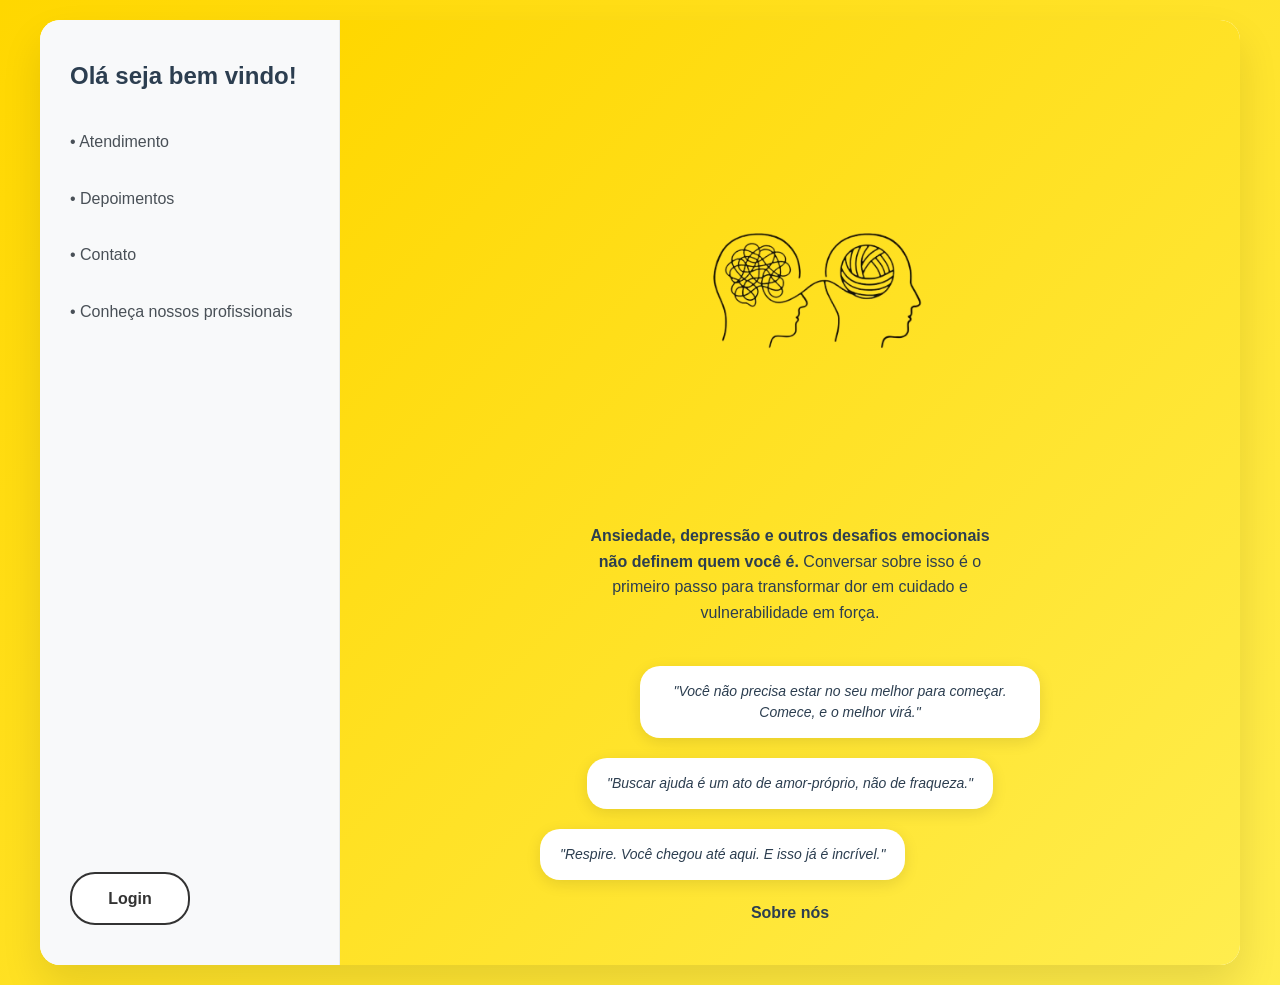
<file: equilibrio/index.html>
<!DOCTYPE html>
<html lang="pt-BR">
<head>
    <meta charset="UTF-8">
    <meta name="viewport" content="width=device-width, initial-scale=1.0">
    <title>Bem-vindo - Cuidado Emocional</title>
    <meta name="description" content="Transforme dor em cuidado e vulnerabilidade em força. Oferecemos atendimento psicológico especializado.">
    <link rel="stylesheet" href="css/estilos.css">
</head>
<body>
    <main class="pagina-principal">
        <div class="container-principal">
            <!-- Seção de Boas-vindas e Menu -->
            <aside class="painel-lateral">
                <div class="cabecalho-boas-vindas">
                    <h1 class="titulo-boas-vindas">Olá seja bem vindo!</h1>
                </div>
                
                <nav class="menu-navegacao">
                    <ul class="lista-menu">
                        <li class="item-menu">
                            <a href="atendimento.html" class="link-menu">• Atendimento</a>
                        </li>
                        <li class="item-menu">
                            <a href="depoimento.html" class="link-menu">• Depoimentos</a>
                        </li>
                        <li class="item-menu">
                            <a href="contato.html" class="link-menu">• Contato</a>
                        </li>
                        <li class="item-menu">
                            <a href="profissionais.html" class="link-menu">• Conheça nossos profissionais</a>
                        </li>
                    </ul>
                </nav>
                
                <div class="area-botao">
                    <a href="login.html" class="botao-login">Login</a>
                </div>
            </aside>

            <!-- Conteúdo Principal -->
            <section class="conteudo-principal">
                <div class="area-central">
                    <div class="ilustracao-container">
                        <img src="img/icon.png" alt="Ilustração de duas cabeças com engrenagens representando cuidado mental" class="ilustracao-cerebros">
                    </div>
                    
                    <div class="texto-principal">
                        <p class="descricao-servicos">
                            <strong>Ansiedade, depressão e outros desafios emocionais não definem quem você é.</strong> Conversar sobre isso é o primeiro passo para transformar dor em cuidado e vulnerabilidade em força.
                        </p>
                    </div>
                    
                    <div class="baloes-motivacionais">
                        <div class="balao-fala balao-1">
                            <p>"Você não precisa estar no seu melhor para começar. Comece, e o melhor virá."</p>
                        </div>
                        
                        <div class="balao-fala balao-2">
                            <p>"Buscar ajuda é um ato de amor-próprio, não de fraqueza."</p>
                        </div>
                        
                        <div class="balao-fala balao-3">
                            <p>"Respire. Você chegou até aqui. E isso já é incrível."</p>
                        </div>
                    </div>
                </div>
                
                <footer class="rodape-navegacao">
                    <a href="sobre.html" class="link-sobre">Sobre nós</a>
                </footer>
            </section>
        </div>
    </main>
</body>
</html>
</file>
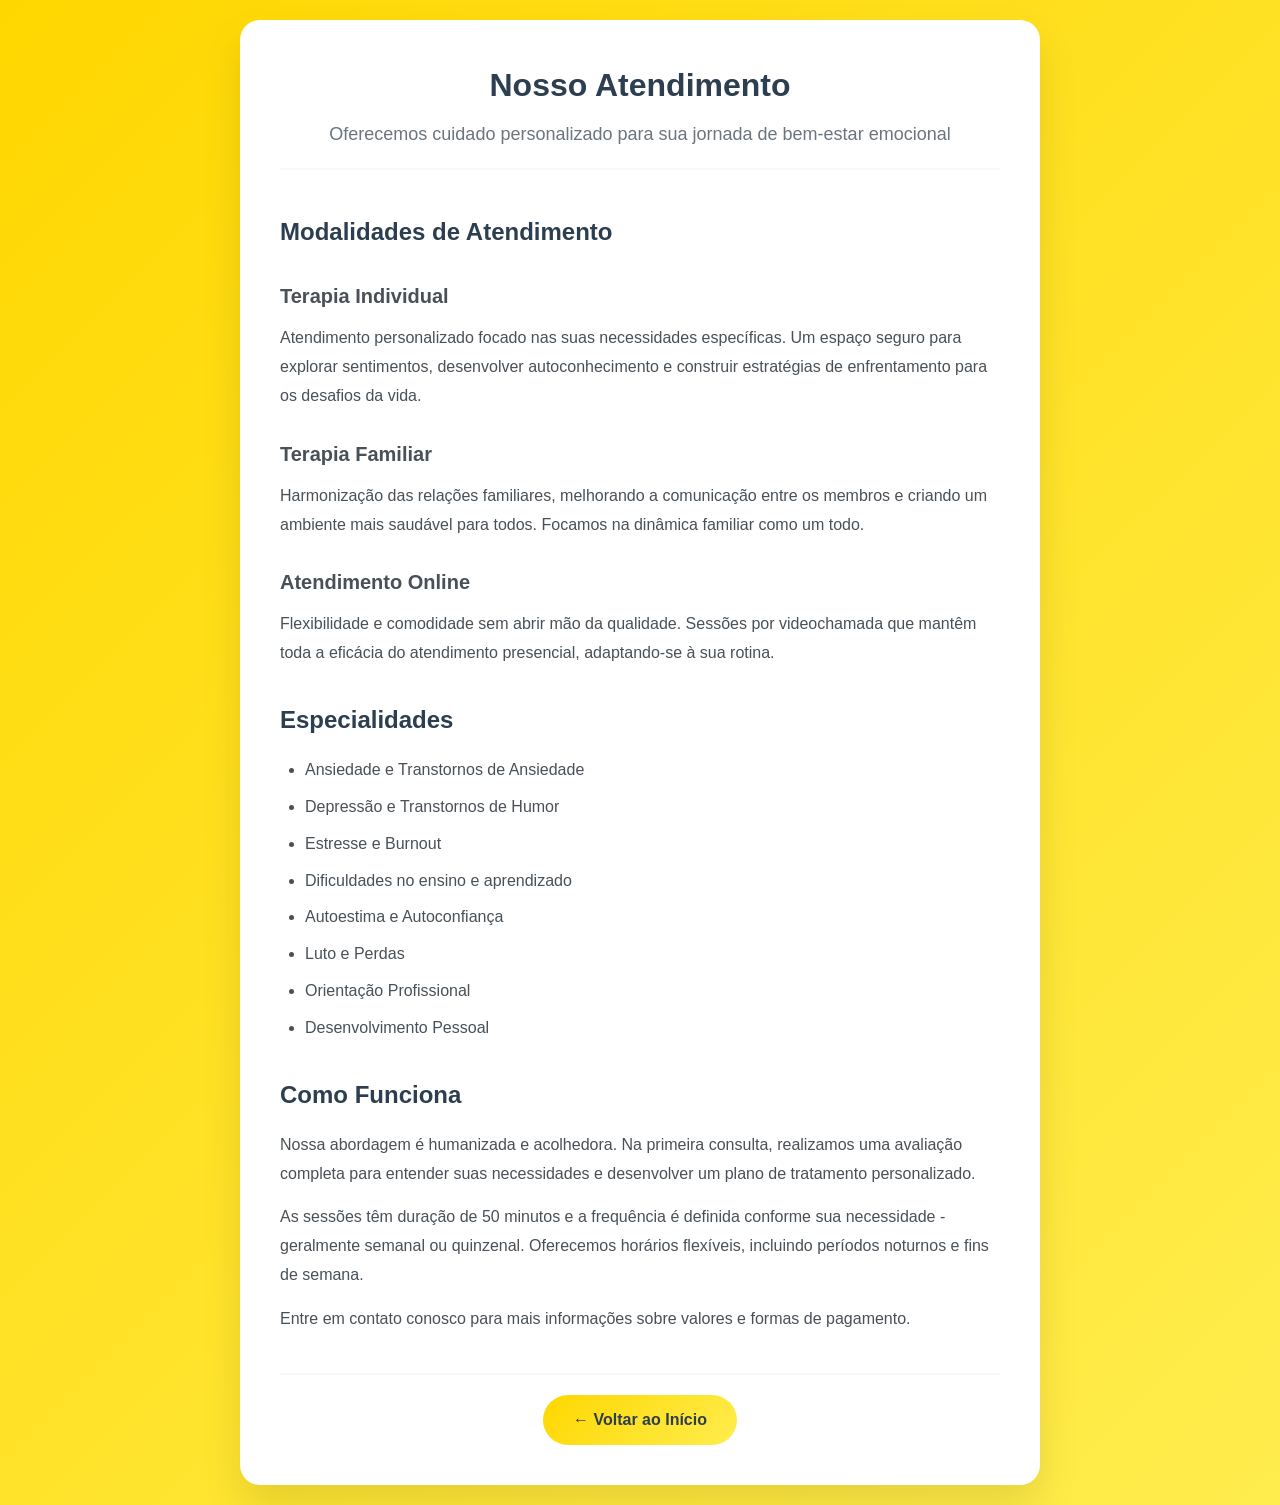
<file: equilibrio/atendimento.html>
<!DOCTYPE html>
<html lang="pt-BR">
<head>
    <meta charset="UTF-8">
    <meta name="viewport" content="width=device-width, initial-scale=1.0">
    <title>Atendimento - Equilíbrio Emocional</title>
    <meta name="description" content="Conheça nossos serviços de atendimento psicológico especializado. Terapia individual, familiar e em grupo.">
    <link rel="stylesheet" href="css/estilos.css">
</head>
<body>
    <main class="pagina-interna">
        <div class="container-interno">
            <header class="cabecalho-pagina">
                <h1 class="titulo-pagina">Nosso Atendimento</h1>
                <p class="subtitulo-pagina">Oferecemos cuidado personalizado para sua jornada de bem-estar emocional</p>
            </header>

            <div class="conteudo-pagina">
                <h2>Modalidades de Atendimento</h2>
                
                <h3>Terapia Individual</h3>
                <p>Atendimento personalizado focado nas suas necessidades específicas. Um espaço seguro para explorar sentimentos, desenvolver autoconhecimento e construir estratégias de enfrentamento para os desafios da vida.</p>
                
                <h3>Terapia Familiar</h3>
                <p>Harmonização das relações familiares, melhorando a comunicação entre os membros e criando um ambiente mais saudável para todos. Focamos na dinâmica familiar como um todo.</p>
                
                <h3>Atendimento Online</h3>
                <p>Flexibilidade e comodidade sem abrir mão da qualidade. Sessões por videochamada que mantêm toda a eficácia do atendimento presencial, adaptando-se à sua rotina.</p>
                
                <h2>Especialidades</h2>
                <ul>
                    <li>Ansiedade e Transtornos de Ansiedade</li>
                    <li>Depressão e Transtornos de Humor</li>
                    <li>Estresse e Burnout</li>
                    <li>Dificuldades no ensino e aprendizado</li>
                    <li>Autoestima e Autoconfiança</li>
                    <li>Luto e Perdas</li>
                    <li>Orientação Profissional</li>
                    <li>Desenvolvimento Pessoal</li>
                </ul>
                
                <h2>Como Funciona</h2>
                <p>Nossa abordagem é humanizada e acolhedora. Na primeira consulta, realizamos uma avaliação completa para entender suas necessidades e desenvolver um plano de tratamento personalizado.</p>
                
                <p>As sessões têm duração de 50 minutos e a frequência é definida conforme sua necessidade - geralmente semanal ou quinzenal. Oferecemos horários flexíveis, incluindo períodos noturnos e fins de semana.</p>

                <p>Entre em contato conosco para mais informações sobre valores e formas de pagamento.</p>
            </div>

            <nav class="navegacao-volta">
                <a href="index.html" class="botao-voltar">← Voltar ao Início</a>
            </nav>
        </div>
    </main>
</body>
</html>
</file>
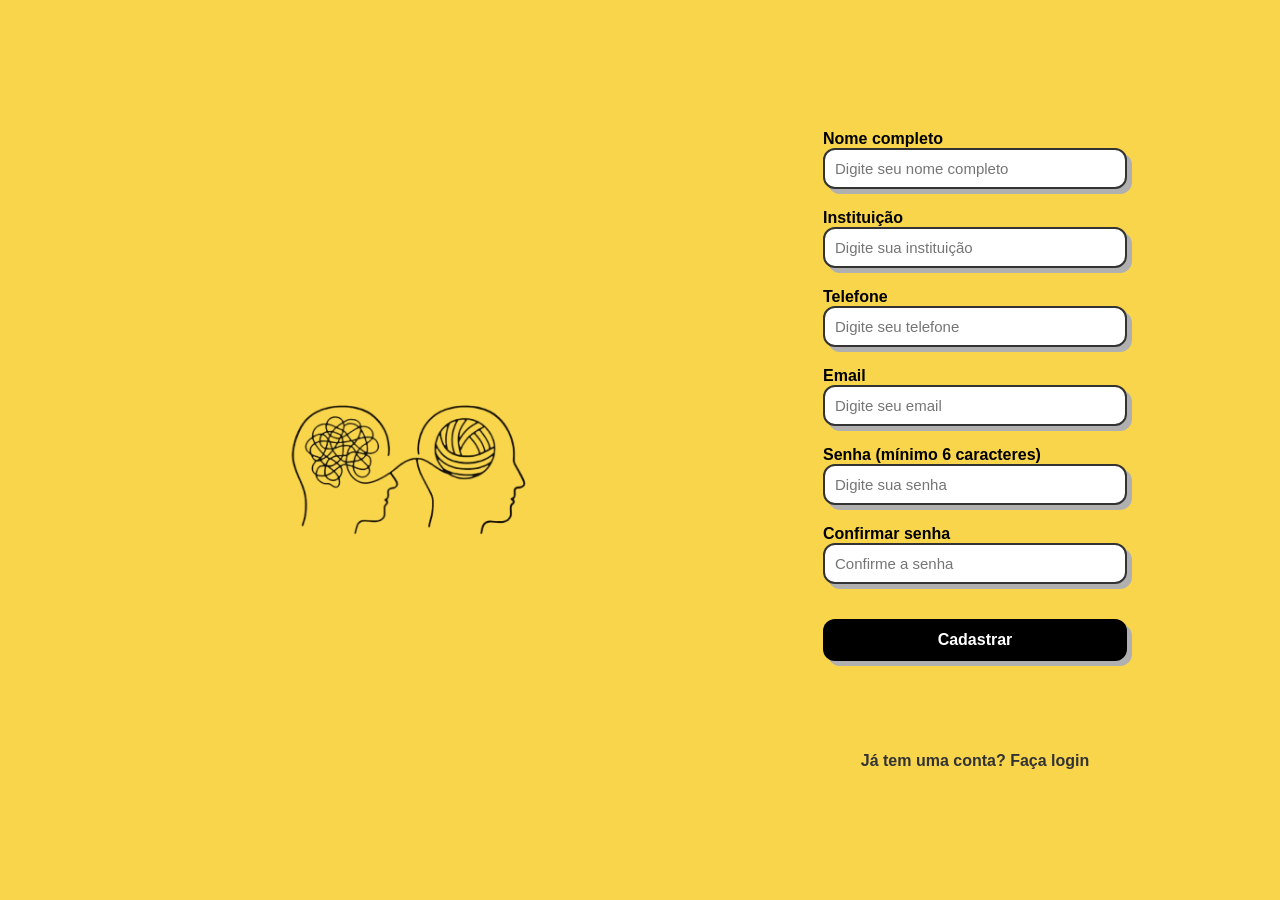
<file: equilibrio/cadastro.html>
<!DOCTYPE html>
<html lang="pt-BR">
<head>
  <meta charset="UTF-8">
  <meta name="viewport" content="width=device-width, initial-scale=1.0">
  <title>Cadastro - Equilíbrio Mental</title>
  <link rel="stylesheet" href="css/cadastro.css">
  <style>
    .mensagem-feedback {
      text-align: center;
      font-size: 16px;
      font-weight: bold;
      margin-top: 15px;
    }
    .mensagem-sucesso {
      color: green;
    }
    .mensagem-erro {
      color: red;
    }
    .link-login {
      text-align: center;
      margin-top: 20px;
      font-weight: bold;
    }
    .link-login a {
      color: #333;
      text-decoration: none;
    }
    .link-login a:hover {
      text-decoration: underline;
    }
  </style>
</head>
<body>
  <div class="container">
    
    <img src="img/icon.png" alt="Ilustração cérebro">

    <form class="form-box" id="form-cadastro">
      <div>
        <label for="nome">Nome completo</label><br>
        <input type="text" id="nome" name="nome" placeholder="Digite seu nome completo" required>
      </div>

      <div>
        <label for="instituicao">Instituição</label><br>
        <input type="text" id="instituicao" name="instituicao" placeholder="Digite sua instituição">
      </div>

      <div>
        <label for="telefone">Telefone</label><br>
        <input type="tel" id="telefone" name="telefone" placeholder="Digite seu telefone">
      </div>

      <div>
        <label for="email">Email</label><br>
        <input type="email" id="email" name="email" placeholder="Digite seu email" required>
      </div>

      <div>
        <label for="senha">Senha (mínimo 6 caracteres)</label><br>
        <input type="password" id="senha" name="senha" placeholder="Digite sua senha" required>
      </div>

      <div>
        <label for="confirmarSenha">Confirmar senha</label><br>
        <input type="password" id="confirmarSenha" name="confirmarSenha" placeholder="Confirme a senha" required>
      </div>

      <button type="submit" class="btn">Cadastrar</button>

      <p id="mensagem-feedback" class="mensagem-feedback"></p>

      <div class="link-login">
        <a href="Login.html">Já tem uma conta? Faça login</a>
      </div>
    </form>
  </div>

  <script>
    
    const formCadastro = document.getElementById('form-cadastro');
    const pMensagem = document.getElementById('mensagem-feedback');

    
    formCadastro.addEventListener('submit', (event) => {
      event.preventDefault(); 

      pMensagem.textContent = 'Cadastrando...';
      pMensagem.className = 'mensagem-feedback mensagem-sucesso';

      const formData = new FormData(formCadastro);

      fetch('php/cadastrar.php', {
        method: 'POST',
        body: formData 
      })
      .then(response => response.json()) 
      .then(data => {
        if (data.sucesso) {
          pMensagem.textContent = data.mensagem;
          pMensagem.className = 'mensagem-feedback mensagem-sucesso';

          setTimeout(() => {
            window.location.href = 'Login.html';
          }, 2000);
          
        } else {
          pMensagem.textContent = data.mensagem;
          pMensagem.className = 'mensagem-feedback mensagem-erro';
        }
      })
      .catch(error => {
        console.error('Erro no fetch:', error);
        pMensagem.textContent = 'Erro de conexão com o servidor. Tente novamente.';
        pMensagem.className = 'mensagem-feedback mensagem-erro';
      });
    });
  </script>
 
</body>
</html>
</file>
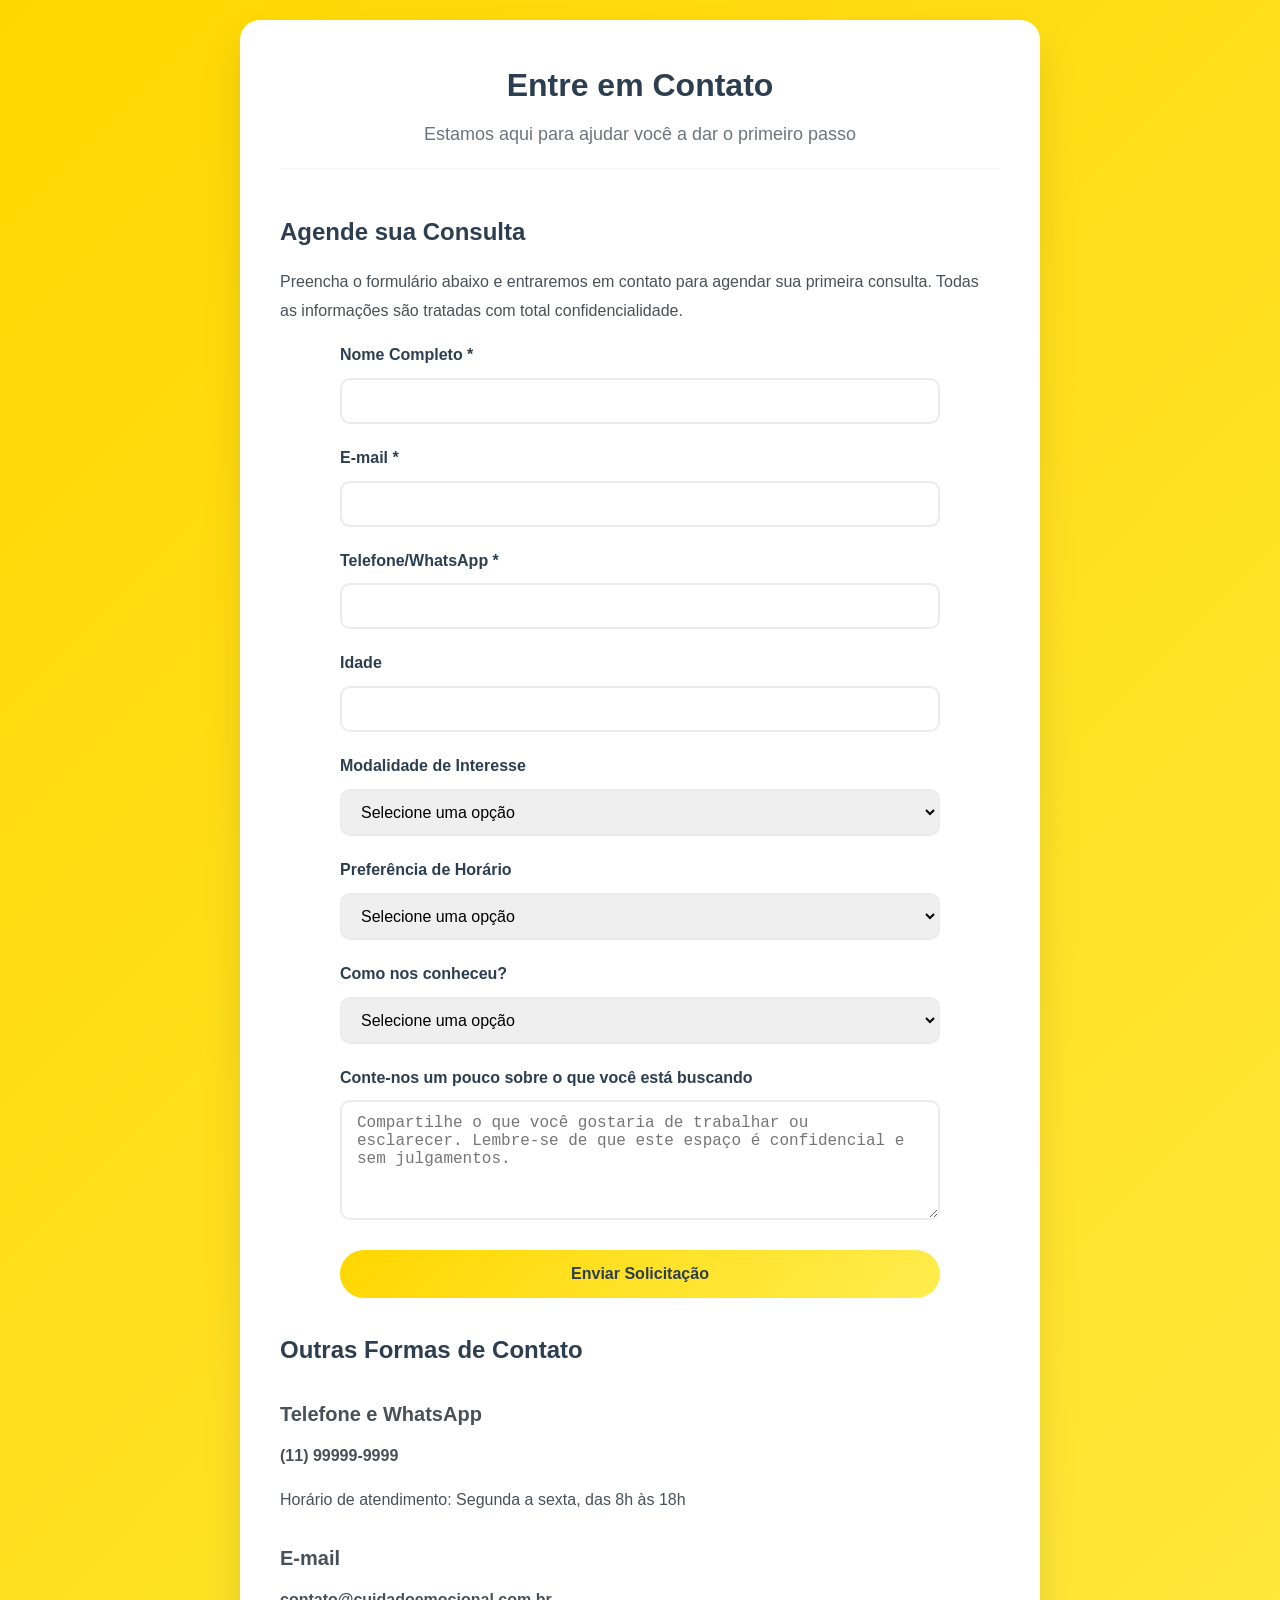
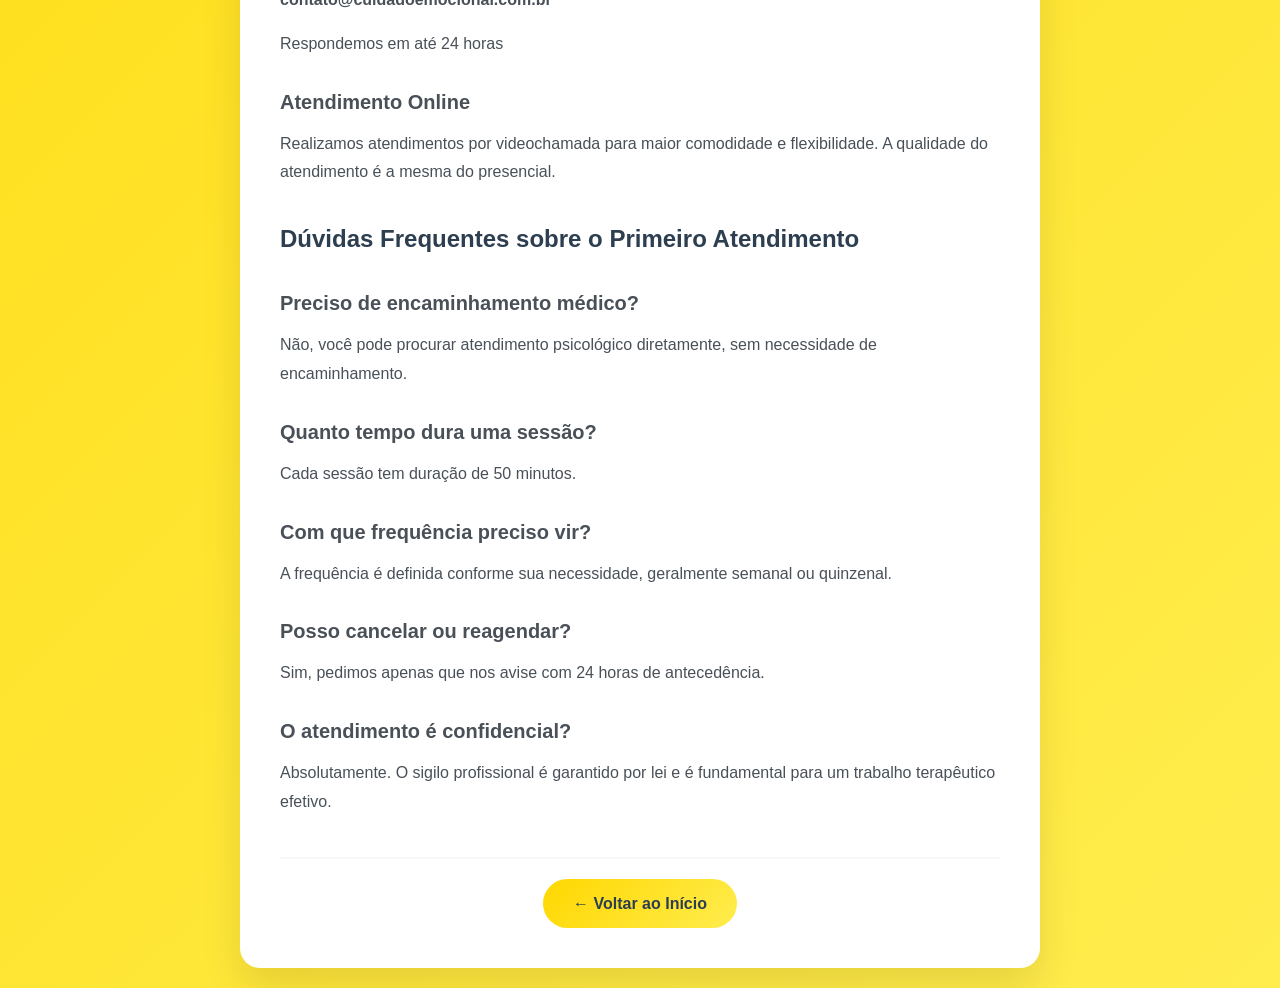
<file: equilibrio/contato.html>
<!DOCTYPE html>
<html lang="pt-BR">
<head>
    <meta charset="UTF-8">
    <meta name="viewport" content="width=device-width, initial-scale=1.0">
    <title>Contato - Cuidado Emocional</title>
    <meta name="description" content="Entre em contato conosco para agendar sua consulta ou esclarecer dúvidas sobre nossos serviços de psicologia.">
    <link rel="stylesheet" href="css/estilos.css">
</head>
<body>
    <main class="pagina-interna">
        <div class="container-interno">
            <header class="cabecalho-pagina">
                <h1 class="titulo-pagina">Entre em Contato</h1>
                <p class="subtitulo-pagina">Estamos aqui para ajudar você a dar o primeiro passo</p>
            </header>

            <div class="conteudo-pagina">
                <h2>Agende sua Consulta</h2>
                <p>Preencha o formulário abaixo e entraremos em contato para agendar sua primeira consulta. Todas as informações são tratadas com total confidencialidade.</p>
                
                <form class="formulario">
                    <div class="grupo-campo">
                        <label for="nome" class="rotulo-campo">Nome Completo *</label>
                        <input type="text" id="nome" name="nome" class="campo-entrada" required>
                    </div>
                    
                    <div class="grupo-campo">
                        <label for="email" class="rotulo-campo">E-mail *</label>
                        <input type="email" id="email" name="email" class="campo-entrada" required>
                    </div>
                    
                    <div class="grupo-campo">
                        <label for="telefone" class="rotulo-campo">Telefone/WhatsApp *</label>
                        <input type="tel" id="telefone" name="telefone" class="campo-entrada" required>
                    </div>
                    
                    <div class="grupo-campo">
                        <label for="idade" class="rotulo-campo">Idade</label>
                        <input type="number" id="idade" name="idade" class="campo-entrada" min="18" max="100">
                    </div>
                    
                    <div class="grupo-campo">
                        <label for="modalidade" class="rotulo-campo">Modalidade de Interesse</label>
                        <select id="modalidade" name="modalidade" class="campo-entrada">
                            <option value="">Selecione uma opção</option>
                            <option value="individual">Terapia Individual</option>
                            <option value="familiar">Terapia Familiar</option>
                            <option value="online">Atendimento Online</option>
                            <option value="nao-sei">Não sei ainda</option>
                        </select>
                    </div>
                    
                    <div class="grupo-campo">
                        <label for="preferencia-horario" class="rotulo-campo">Preferência de Horário</label>
                        <select id="preferencia-horario" name="preferencia-horario" class="campo-entrada">
                            <option value="">Selecione uma opção</option>
                            <option value="manha">Manhã (8h às 12h)</option>
                            <option value="tarde">Tarde (13h às 17h)</option>
                            <option value="noite">Noite (18h às 21h)</option>
                            <option value="flexivel">Horário flexível</option>
                        </select>
                    </div>
                    
                    <div class="grupo-campo">
                        <label for="como-conheceu" class="rotulo-campo">Como nos conheceu?</label>
                        <select id="como-conheceu" name="como-conheceu" class="campo-entrada">
                            <option value="">Selecione uma opção</option>
                            <option value="indicacao">Indicação de amigo/familiar</option>
                            <option value="google">Pesquisa no Google</option>
                            <option value="redes-sociais">Redes Sociais</option>
                            <option value="outro">Outro</option>
                        </select>
                    </div>
                    
                    <div class="grupo-campo">
                        <label for="mensagem" class="rotulo-campo">Conte-nos um pouco sobre o que você está buscando</label>
                        <textarea id="mensagem" name="mensagem" class="campo-texto" placeholder="Compartilhe o que você gostaria de trabalhar ou esclarecer. Lembre-se de que este espaço é confidencial e sem julgamentos."></textarea>
                    </div>
                    
                    <button type="submit" class="botao-enviar">Enviar Solicitação</button>
                </form>
                
                <h2>Outras Formas de Contato</h2>
                
                <h3>Telefone e WhatsApp</h3>
                <p><strong>(11) 99999-9999</strong></p>
                <p>Horário de atendimento: Segunda a sexta, das 8h às 18h</p>
                
                <h3>E-mail</h3>
                <p><strong>contato@cuidadoemocional.com.br</strong></p>
                <p>Respondemos em até 24 horas</p>
                
                <h3>Atendimento Online</h3>
                <p>Realizamos atendimentos por videochamada para maior comodidade e flexibilidade. A qualidade do atendimento é a mesma do presencial.</p>
                
                <h2>Dúvidas Frequentes sobre o Primeiro Atendimento</h2>
                
                <h3>Preciso de encaminhamento médico?</h3>
                <p>Não, você pode procurar atendimento psicológico diretamente, sem necessidade de encaminhamento.</p>
                
                <h3>Quanto tempo dura uma sessão?</h3>
                <p>Cada sessão tem duração de 50 minutos.</p>
                
                <h3>Com que frequência preciso vir?</h3>
                <p>A frequência é definida conforme sua necessidade, geralmente semanal ou quinzenal.</p>
                
                <h3>Posso cancelar ou reagendar?</h3>
                <p>Sim, pedimos apenas que nos avise com 24 horas de antecedência.</p>
                
                <h3>O atendimento é confidencial?</h3>
                <p>Absolutamente. O sigilo profissional é garantido por lei e é fundamental para um trabalho terapêutico efetivo.</p>
            </div>

            <nav class="navegacao-volta">
                <a href="index.html" class="botao-voltar">← Voltar ao Início</a>
            </nav>
        </div>
    </main>
</body>
</html>
</file>
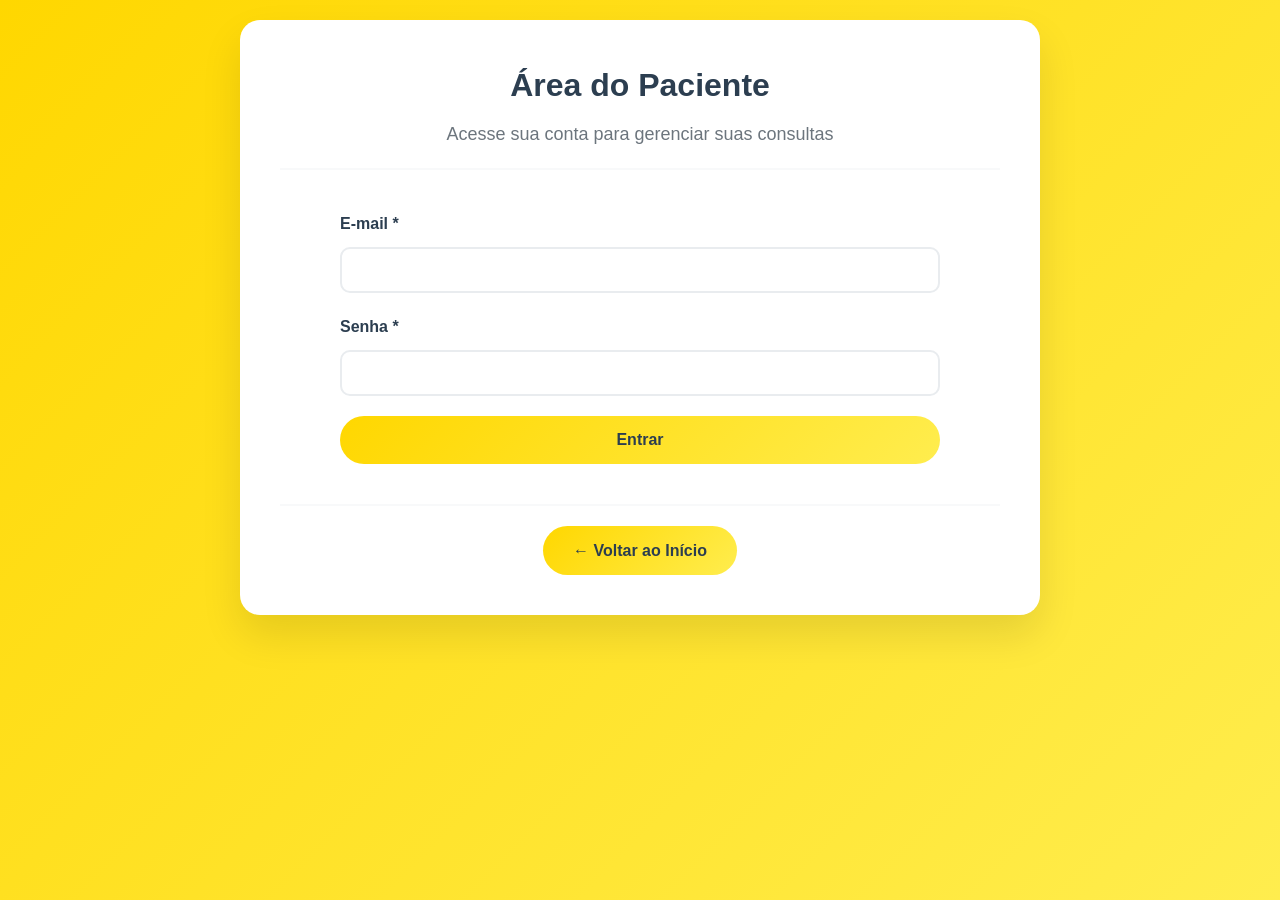
<file: equilibrio/Login.html>
<!DOCTYPE html>
<html lang="pt-BR">
<head>
    <meta charset="UTF-8">
    <meta name="viewport" content="width=device-width, initial-scale=1.0">
    <title>Login - Cuidado Emocional</title>
    <meta name="description" content="Acesse sua área exclusiva de paciente para agendar consultas e acompanhar seu histórico.">
    <link rel="stylesheet" href="css/estilos.css">
</head>
<body>
    <main class="pagina-interna">
        <div class="container-interno">
            <header class="cabecalho-pagina">
                <h1 class="titulo-pagina">Área do Paciente</h1>
                <p class="subtitulo-pagina">Acesse sua conta para gerenciar suas consultas</p>
            </header>

            <div class="conteudo-pagina">
                
                <form class="formulario" id="form-login">
                    <div class="grupo-campo">
                        <label for="email-login" class="rotulo-campo">E-mail *</label>
                        <input type="email" id="email-login" name="email-login" class="campo-entrada" required>
                    </div>
                    
                    <div class="grupo-campo">
                        <label for="senha-login" class="rotulo-campo">Senha *</label>
                        <input type="password" id="senha-login" name="senha" class="campo-entrada" required>
                    </div>
                    
                    <button type="submit" class="botao-enviar">Entrar</button>

                    <p id="mensagem-feedback" class="mensagem-feedback"></p>
                </form>
                
                </div>

            <nav class="navegacao-volta">
                <a href="index.php" class="botao-voltar">← Voltar ao Início</a>
            </nav>
        </div>
    </main>

  <script>
    const formLogin = document.getElementById('form-login');
    const pMensagem = document.getElementById('mensagem-feedback');

    formLogin.addEventListener('submit', (event) => {
      event.preventDefault(); 

      pMensagem.textContent = 'Entrando...';
      pMensagem.className = 'mensagem-feedback mensagem-sucesso';

      const formData = new FormData(formLogin);

      fetch('php/login.php', {
        method: 'POST',
        body: formData
      })
      .then(response => response.json())
      .then(data => {
        if (data.sucesso) {
          pMensagem.textContent = data.mensagem;
          pMensagem.className = 'mensagem-feedback mensagem-sucesso';

          setTimeout(() => {
            window.location.href = 'index.php'; 
          }, 2000);

        } else {
          pMensagem.textContent = data.mensagem;
          pMensagem.className = 'mensagem-feedback mensagem-erro';
        }
      })
      .catch(error => {
        console.error('Erro no fetch:', error);
        pMensagem.textContent = 'Erro de conexão com o servidor.';
        pMensagem.className = 'mensagem-feedback mensagem-erro';
      });
    });
  </script>

</body>
</html>
</file>
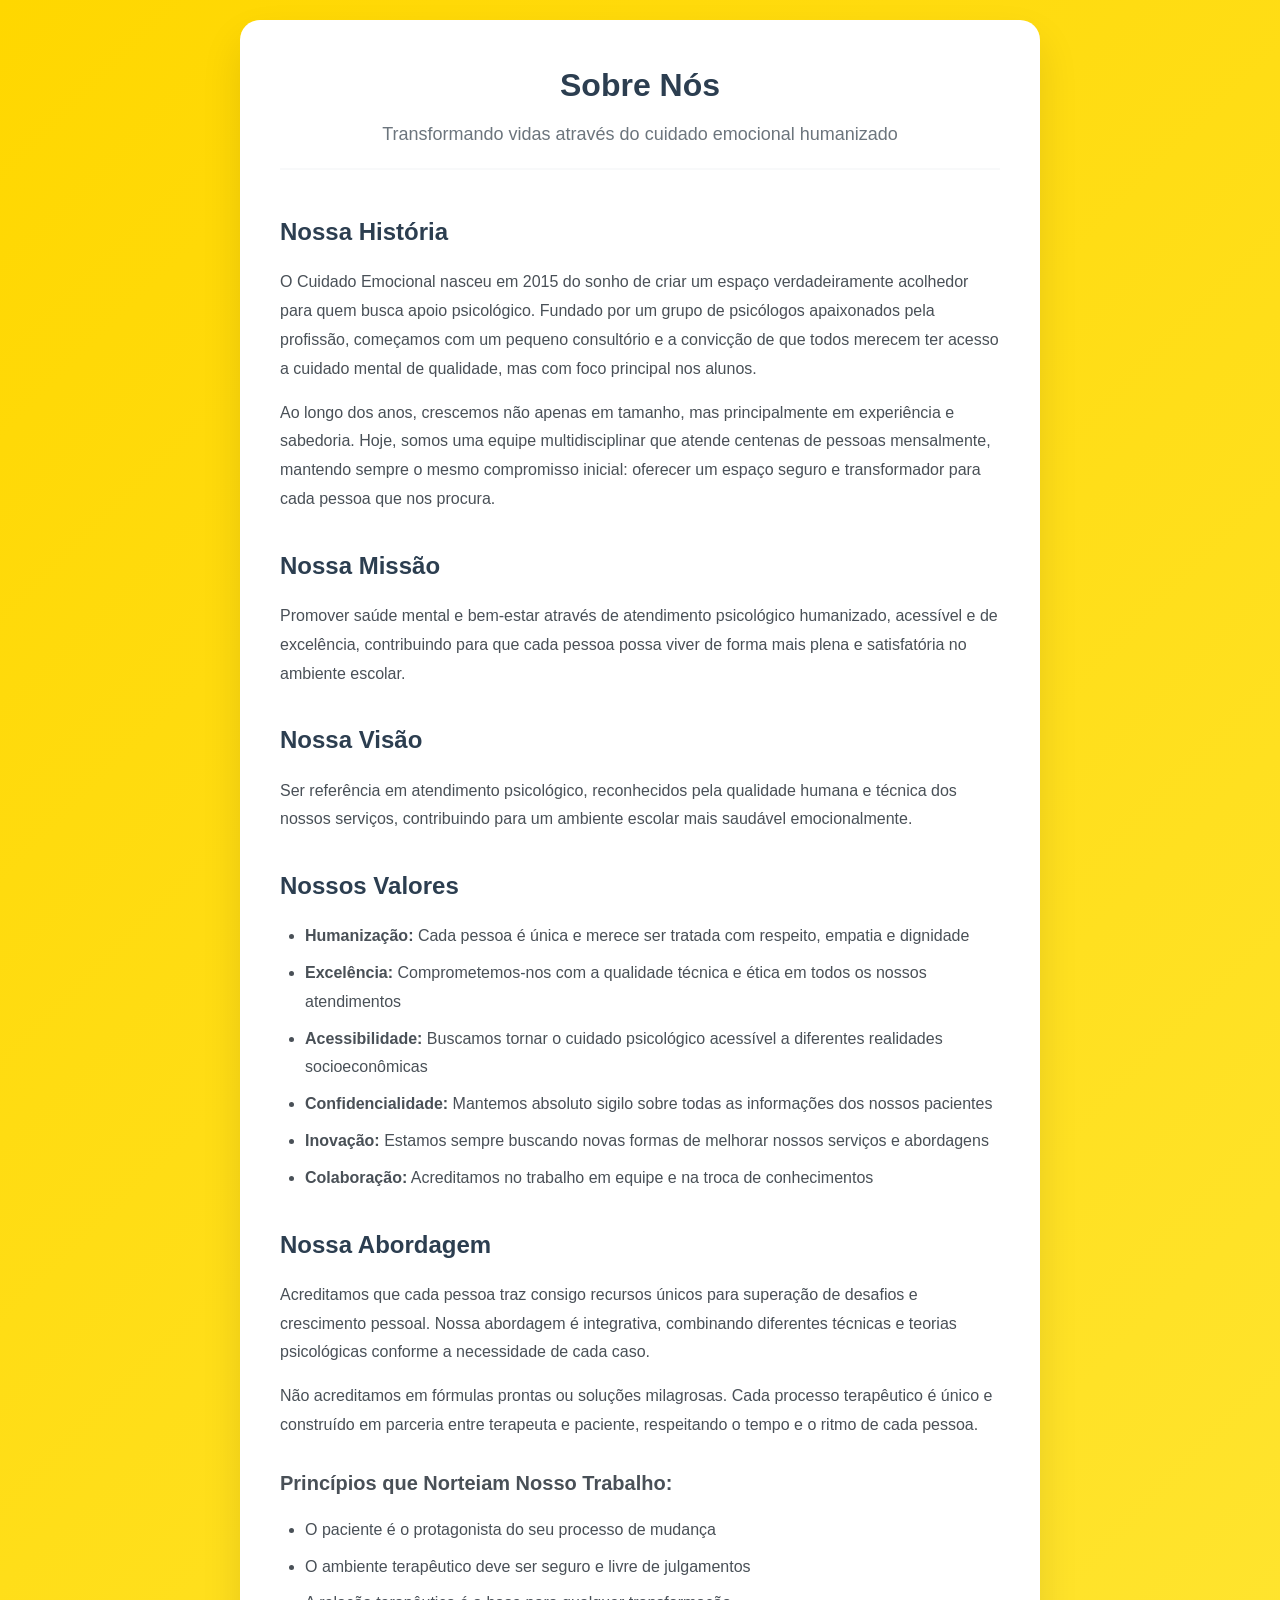
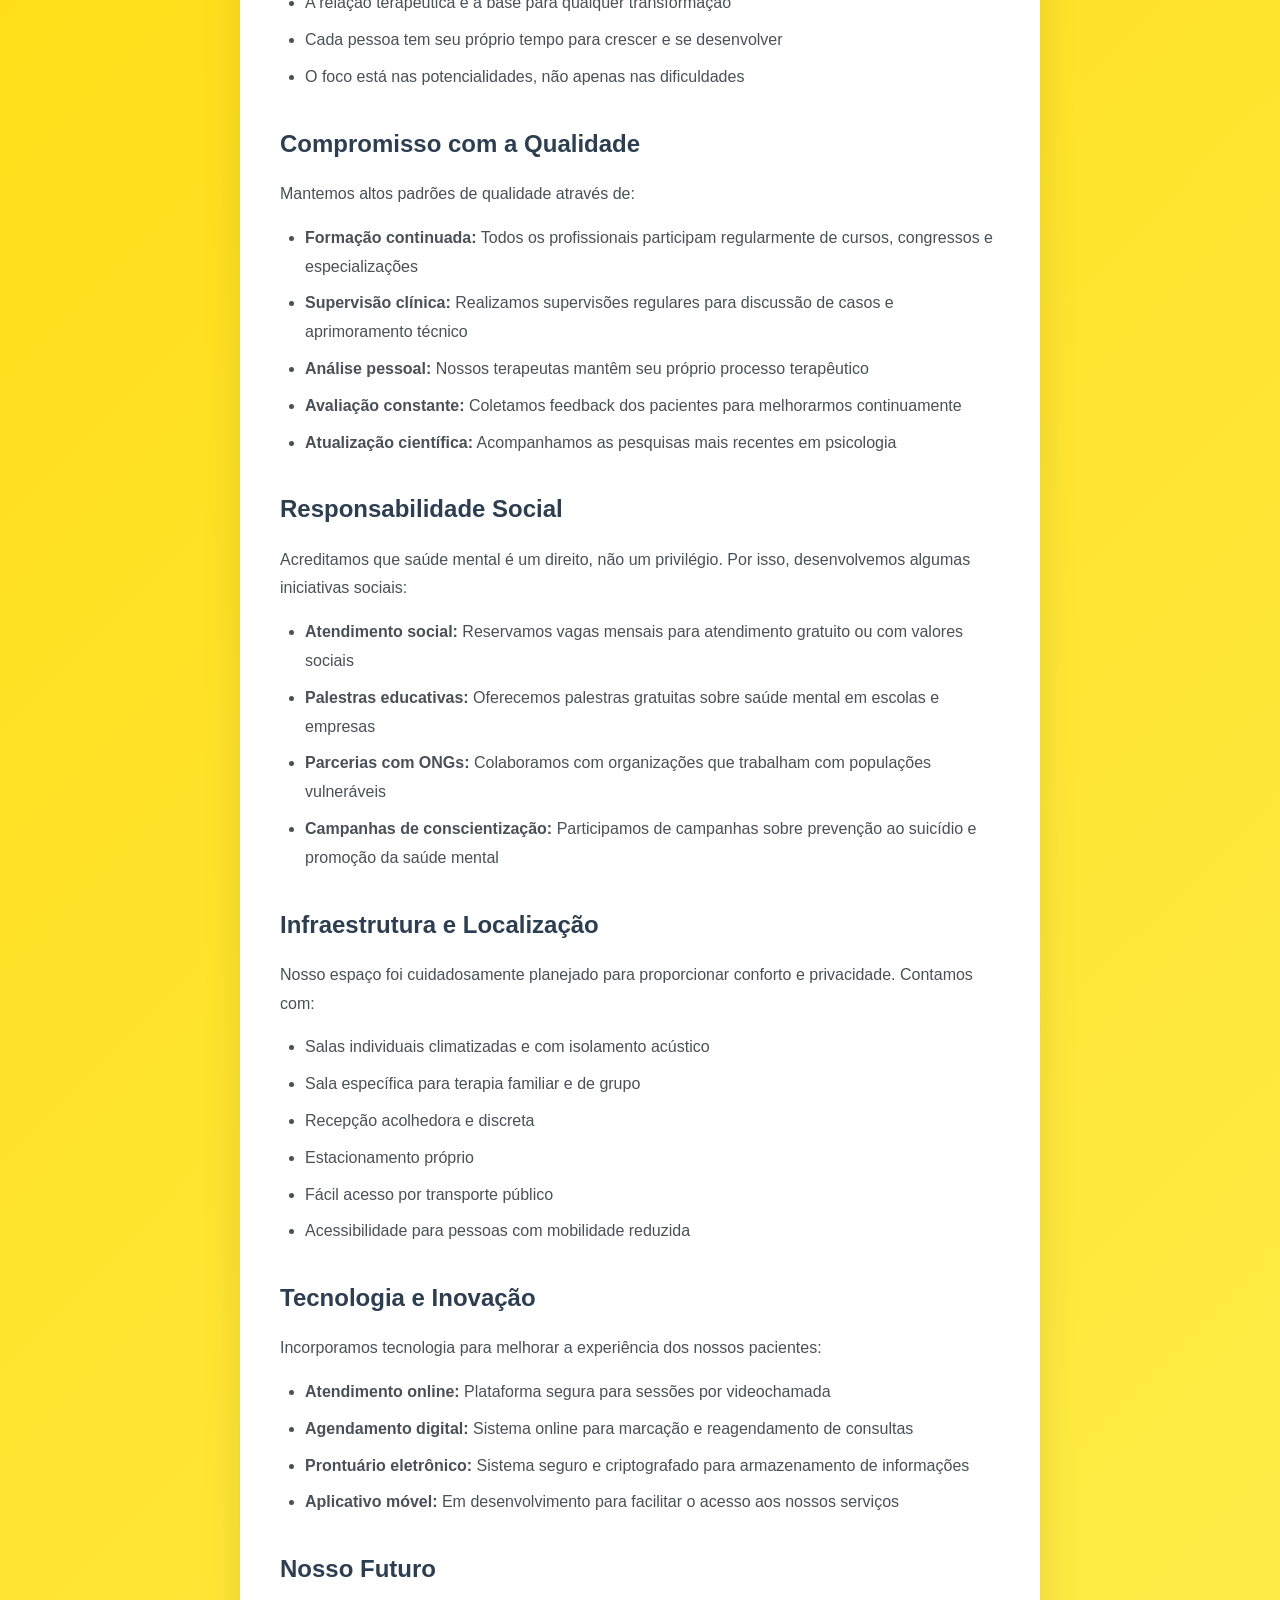
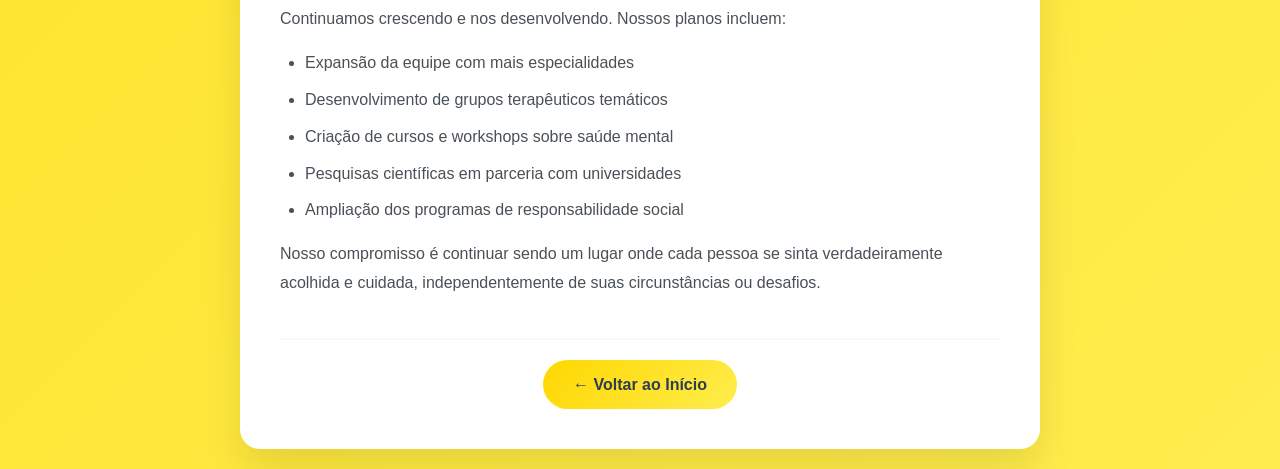
<file: equilibrio/sobre.html>
<!DOCTYPE html>
<html lang="pt-BR">
<head>
    <meta charset="UTF-8">
    <meta name="viewport" content="width=device-width, initial-scale=1.0">
    <title>Sobre Nós - Cuidado Emocional</title>
    <meta name="description" content="Conheça nossa história, missão e valores. Saiba como trabalhamos para promover saúde mental e bem-estar.">
    <link rel="stylesheet" href="css/estilos.css">
</head>
<body>
    <main class="pagina-interna">
        <div class="container-interno">
            <header class="cabecalho-pagina">
                <h1 class="titulo-pagina">Sobre Nós</h1>
                <p class="subtitulo-pagina">Transformando vidas através do cuidado emocional humanizado</p>
            </header>

            <div class="conteudo-pagina">
                <h2>Nossa História</h2>
                <p>O Cuidado Emocional nasceu em 2015 do sonho de criar um espaço verdadeiramente acolhedor para quem busca apoio psicológico. Fundado por um grupo de psicólogos apaixonados pela profissão, começamos com um pequeno consultório e a convicção de que todos merecem ter acesso a cuidado mental de qualidade, mas com foco principal nos alunos.</p>
                
                <p>Ao longo dos anos, crescemos não apenas em tamanho, mas principalmente em experiência e sabedoria. Hoje, somos uma equipe multidisciplinar que atende centenas de pessoas mensalmente, mantendo sempre o mesmo compromisso inicial: oferecer um espaço seguro e transformador para cada pessoa que nos procura.</p>
                
                <h2>Nossa Missão</h2>
                <p>Promover saúde mental e bem-estar através de atendimento psicológico humanizado, acessível e de excelência, contribuindo para que cada pessoa possa viver de forma mais plena e satisfatória no ambiente escolar.</p>
                
                <h2>Nossa Visão</h2>
                <p>Ser referência em atendimento psicológico, reconhecidos pela qualidade humana e técnica dos nossos serviços, contribuindo para um ambiente escolar mais saudável emocionalmente.</p>
                
                <h2>Nossos Valores</h2>
                <ul>
                    <li><strong>Humanização:</strong> Cada pessoa é única e merece ser tratada com respeito, empatia e dignidade</li>
                    <li><strong>Excelência:</strong> Comprometemos-nos com a qualidade técnica e ética em todos os nossos atendimentos</li>
                    <li><strong>Acessibilidade:</strong> Buscamos tornar o cuidado psicológico acessível a diferentes realidades socioeconômicas</li>
                    <li><strong>Confidencialidade:</strong> Mantemos absoluto sigilo sobre todas as informações dos nossos pacientes</li>
                    <li><strong>Inovação:</strong> Estamos sempre buscando novas formas de melhorar nossos serviços e abordagens</li>
                    <li><strong>Colaboração:</strong> Acreditamos no trabalho em equipe e na troca de conhecimentos</li>
                </ul>
                
                <h2>Nossa Abordagem</h2>
                <p>Acreditamos que cada pessoa traz consigo recursos únicos para superação de desafios e crescimento pessoal. Nossa abordagem é integrativa, combinando diferentes técnicas e teorias psicológicas conforme a necessidade de cada caso.</p>
                
                <p>Não acreditamos em fórmulas prontas ou soluções milagrosas. Cada processo terapêutico é único e construído em parceria entre terapeuta e paciente, respeitando o tempo e o ritmo de cada pessoa.</p>
                
                <h3>Princípios que Norteiam Nosso Trabalho:</h3>
                <ul>
                    <li>O paciente é o protagonista do seu processo de mudança</li>
                    <li>O ambiente terapêutico deve ser seguro e livre de julgamentos</li>
                    <li>A relação terapêutica é a base para qualquer transformação</li>
                    <li>Cada pessoa tem seu próprio tempo para crescer e se desenvolver</li>
                    <li>O foco está nas potencialidades, não apenas nas dificuldades</li>
                </ul>
                
                <h2>Compromisso com a Qualidade</h2>
                <p>Mantemos altos padrões de qualidade através de:</p>
                
                <ul>
                    <li><strong>Formação continuada:</strong> Todos os profissionais participam regularmente de cursos, congressos e especializações</li>
                    <li><strong>Supervisão clínica:</strong> Realizamos supervisões regulares para discussão de casos e aprimoramento técnico</li>
                    <li><strong>Análise pessoal:</strong> Nossos terapeutas mantêm seu próprio processo terapêutico</li>
                    <li><strong>Avaliação constante:</strong> Coletamos feedback dos pacientes para melhorarmos continuamente</li>
                    <li><strong>Atualização científica:</strong> Acompanhamos as pesquisas mais recentes em psicologia</li>
                </ul>
                
                <h2>Responsabilidade Social</h2>
                <p>Acreditamos que saúde mental é um direito, não um privilégio. Por isso, desenvolvemos algumas iniciativas sociais:</p>
                
                <ul>
                    <li><strong>Atendimento social:</strong> Reservamos vagas mensais para atendimento gratuito ou com valores sociais</li>
                    <li><strong>Palestras educativas:</strong> Oferecemos palestras gratuitas sobre saúde mental em escolas e empresas</li>
                    <li><strong>Parcerias com ONGs:</strong> Colaboramos com organizações que trabalham com populações vulneráveis</li>
                    <li><strong>Campanhas de conscientização:</strong> Participamos de campanhas sobre prevenção ao suicídio e promoção da saúde mental</li>
                </ul>
                
                <h2>Infraestrutura e Localização</h2>
                <p>Nosso espaço foi cuidadosamente planejado para proporcionar conforto e privacidade. Contamos com:</p>
                
                <ul>
                    <li>Salas individuais climatizadas e com isolamento acústico</li>
                    <li>Sala específica para terapia familiar e de grupo</li>
                    <li>Recepção acolhedora e discreta</li>
                    <li>Estacionamento próprio</li>
                    <li>Fácil acesso por transporte público</li>
                    <li>Acessibilidade para pessoas com mobilidade reduzida</li>
                </ul>
                
                <h2>Tecnologia e Inovação</h2>
                <p>Incorporamos tecnologia para melhorar a experiência dos nossos pacientes:</p>
                
                <ul>
                    <li><strong>Atendimento online:</strong> Plataforma segura para sessões por videochamada</li>
                    <li><strong>Agendamento digital:</strong> Sistema online para marcação e reagendamento de consultas</li>
                    <li><strong>Prontuário eletrônico:</strong> Sistema seguro e criptografado para armazenamento de informações</li>
                    <li><strong>Aplicativo móvel:</strong> Em desenvolvimento para facilitar o acesso aos nossos serviços</li>
                </ul>
                
                <h2>Nosso Futuro</h2>
                <p>Continuamos crescendo e nos desenvolvendo. Nossos planos incluem:</p>
                
                <ul>
                    <li>Expansão da equipe com mais especialidades</li>
                    <li>Desenvolvimento de grupos terapêuticos temáticos</li>
                    <li>Criação de cursos e workshops sobre saúde mental</li>
                    <li>Pesquisas científicas em parceria com universidades</li>
                    <li>Ampliação dos programas de responsabilidade social</li>
                </ul>
                
                <p>Nosso compromisso é continuar sendo um lugar onde cada pessoa se sinta verdadeiramente acolhida e cuidada, independentemente de suas circunstâncias ou desafios.</p>
            </div>

            <nav class="navegacao-volta">
                <a href="index.html" class="botao-voltar">← Voltar ao Início</a>
            </nav>
        </div>
    </main>
</body>
</html>
</file>
<file: equilibrio/css/estilos.css>
/* Reset e Base */
* {
    margin: 0;
    padding: 0;
    box-sizing: border-box;
}

body {
    font-family: 'Segoe UI', Tahoma, Geneva, Verdana, sans-serif;
    line-height: 1.6;
    color: #333;
    background: linear-gradient(135deg, #ffd700 0%, #ffed4e 100%);
    min-height: 100vh;
}

/* Layout Principal */
.pagina-principal {
    min-height: 100vh;
    display: flex;
    align-items: center;
    justify-content: center;
    padding: 20px;
}

.container-principal {
    width: 100%;
    max-width: 1200px;
    background: #fff;
    border-radius: 20px;
    box-shadow: 0 20px 40px rgba(0, 0, 0, 0.1);
    overflow: hidden;
    display: grid;
    grid-template-columns: 300px 1fr;
    min-height: 600px;
}

/* Painel Lateral */
.painel-lateral {
    background: #f8f9fa;
    padding: 40px 30px;
    display: flex;
    flex-direction: column;
    justify-content: space-between;
    border-right: 1px solid #e9ecef;
}

.cabecalho-boas-vindas {
    margin-bottom: 30px;
}

.titulo-boas-vindas {
    font-size: 24px;
    font-weight: 700;
    color: #2c3e50;
    line-height: 1.3;
}

/* Menu de Navegação */
.menu-navegacao {
    flex-grow: 1;
}

.lista-menu {
    list-style: none;
}

.item-menu {
    margin-bottom: 15px;
}

.link-menu {
    text-decoration: none;
    color: #495057;
    font-size: 16px;
    font-weight: 500;
    transition: color 0.3s ease;
    display: block;
    padding: 8px 0;
}

.link-menu:hover {
    color: #ffd700;
    transform: translateX(5px);
}

/* Botão Login */
.area-botao {
    margin-top: 20px;
}

.botao-login {
    display: inline-block;
    background: #fff;
    color: #333;
    text-decoration: none;
    padding: 12px 30px;
    border: 2px solid #333;
    border-radius: 25px;
    font-weight: 600;
    text-align: center;
    transition: all 0.3s ease;
    min-width: 120px;
}

.botao-login:hover {
    background: #333;
    color: #fff;
    transform: translateY(-2px);
}

/* Conteúdo Principal */
.conteudo-principal {
    background: linear-gradient(135deg, #ffd700 0%, #ffed4e 100%);
    padding: 40px;
    display: flex;
    flex-direction: column;
    justify-content: space-between;
    position: relative;
}

.area-central {
    display: flex;
    flex-direction: column;
    align-items: center;
    text-align: center;
    flex-grow: 1;
    justify-content: center;
}

/* Ilustração */
.ilustracao-container {
    margin-bottom: 30px;
}

.ilustracao-cerebros {
    width: 400px;
    object-fit: contain;
}

/* Texto Principal */
.texto-principal {
    margin-bottom: 40px;
    max-width: 400px;
}

.descricao-servicos {
    font-size: 16px;
    color: #2c3e50;
    line-height: 1.6;
    text-align: center;
}

/* Balões Motivacionais */
.baloes-motivacionais {
    display: flex;
    flex-direction: column;
    gap: 20px;
    max-width: 500px;
    width: 100%;
}

.balao-fala {
    background: #fff;
    border-radius: 20px;
    padding: 15px 20px;
    box-shadow: 0 4px 15px rgba(0, 0, 0, 0.1);
    position: relative;
    transform: translateX(0);
    transition: transform 0.3s ease;
}

.balao-fala:hover {
    transform: translateX(5px);
}

.balao-fala p {
    font-size: 14px;
    color: #2c3e50;
    font-style: italic;
    margin: 0;
    line-height: 1.5;
}

.balao-1 {
    align-self: flex-end;
    max-width: 80%;
}

.balao-2 {
    align-self: center;
    max-width: 85%;
}

.balao-3 {
    align-self: flex-start;
    max-width: 80%;
}

/* Rodapé */
.rodape-navegacao {
    text-align: center;
    margin-top: 20px;
}

.link-sobre {
    color: #2c3e50;
    text-decoration: none;
    font-weight: 600;
    font-size: 16px;
    border-bottom: 2px solid transparent;
    transition: border-bottom 0.3s ease;
}

.link-sobre:hover {
    border-bottom: 2px solid #2c3e50;
}

/* Páginas Internas */
.pagina-interna {
    min-height: 100vh;
    background: linear-gradient(135deg, #ffd700 0%, #ffed4e 100%);
    padding: 20px;
}

.container-interno {
    max-width: 800px;
    margin: 0 auto;
    background: #fff;
    border-radius: 20px;
    padding: 40px;
    box-shadow: 0 20px 40px rgba(0, 0, 0, 0.1);
}

.cabecalho-pagina {
    text-align: center;
    margin-bottom: 40px;
    padding-bottom: 20px;
    border-bottom: 2px solid #f8f9fa;
}

.titulo-pagina {
    font-size: 32px;
    color: #2c3e50;
    margin-bottom: 10px;
    font-weight: 700;
}

.subtitulo-pagina {
    font-size: 18px;
    color: #6c757d;
    line-height: 1.5;
}

.conteudo-pagina {
    line-height: 1.8;
    font-size: 16px;
    color: #495057;
}

.conteudo-pagina h2 {
    color: #2c3e50;
    margin: 30px 0 15px 0;
    font-size: 24px;
}

.conteudo-pagina h3 {
    color: #495057;
    margin: 25px 0 10px 0;
    font-size: 20px;
}

.conteudo-pagina p {
    margin-bottom: 15px;
}

.conteudo-pagina ul {
    margin: 15px 0;
    padding-left: 25px;
}

.conteudo-pagina li {
    margin-bottom: 8px;
}

/* Navegação de Volta */
.navegacao-volta {
    text-align: center;
    margin-top: 40px;
    padding-top: 20px;
    border-top: 2px solid #f8f9fa;
}

.botao-voltar {
    display: inline-block;
    background: linear-gradient(135deg, #ffd700 0%, #ffed4e 100%);
    color: #2c3e50;
    text-decoration: none;
    padding: 12px 30px;
    border-radius: 25px;
    font-weight: 600;
    transition: all 0.3s ease;
}

.botao-voltar:hover {
    transform: translateY(-2px);
    box-shadow: 0 5px 15px rgba(255, 215, 0, 0.4);
}

/* Formulários */
.formulario {
    max-width: 600px;
    margin: 0 auto;
}

.grupo-campo {
    margin-bottom: 20px;
}

.rotulo-campo {
    display: block;
    margin-bottom: 8px;
    font-weight: 600;
    color: #2c3e50;
}

.campo-entrada,
.campo-texto {
    width: 100%;
    padding: 12px 15px;
    border: 2px solid #e9ecef;
    border-radius: 10px;
    font-size: 16px;
    transition: border-color 0.3s ease;
}

.campo-entrada:focus,
.campo-texto:focus {
    outline: none;
    border-color: #ffd700;
}

.campo-texto {
    resize: vertical;
    min-height: 120px;
}

.botao-enviar {
    background: linear-gradient(135deg, #ffd700 0%, #ffed4e 100%);
    color: #2c3e50;
    border: none;
    padding: 15px 30px;
    border-radius: 25px;
    font-size: 16px;
    font-weight: 600;
    cursor: pointer;
    transition: all 0.3s ease;
    width: 100%;
}

.botao-enviar:hover {
    transform: translateY(-2px);
    box-shadow: 0 5px 15px rgba(255, 215, 0, 0.4);
}

/* Cards de Profissionais */
.grid-profissionais {
    display: grid;
    grid-template-columns: repeat(auto-fit, minmax(250px, 1fr));
    gap: 30px;
    margin: 30px 0;
}

.card-profissional {
    background: #f8f9fa;
    border-radius: 15px;
    padding: 25px;
    text-align: center;
    transition: transform 0.3s ease;
}

.card-profissional:hover {
    transform: translateY(-5px);
}

.nome-profissional {
    font-size: 20px;
    font-weight: 700;
    color: #2c3e50;
    margin-bottom: 10px;
}

.especialidade {
    font-size: 16px;
    color: #6c757d;
    margin-bottom: 15px;
}

.descricao-profissional {
    font-size: 14px;
    color: #495057;
    line-height: 1.6;
}

/* Cards de Depoimentos */
.grid-depoimentos {
    display: grid;
    gap: 25px;
    margin: 30px 0;
}

.card-depoimento {
    background: #f8f9fa;
    border-radius: 15px;
    padding: 25px;
    border-left: 4px solid #ffd700;
}

.texto-depoimento {
    font-style: italic;
    font-size: 16px;
    color: #495057;
    margin-bottom: 15px;
    line-height: 1.6;
}

.autor-depoimento {
    font-weight: 600;
    color: #2c3e50;
    text-align: right;
}

/* Site funcionar no cell */
@media (max-width: 768px) {
    .container-principal {
        grid-template-columns: 1fr;
        margin: 10px;
    }
    
    .painel-lateral {
        order: 2;
        padding: 30px 20px;
    }
    
    .conteudo-principal {
        order: 1;
        padding: 30px 20px;
    }
    
    .baloes-motivacionais {
        gap: 15px;
    }
    
    .balao-fala {
        max-width: 100% !important;
        align-self: stretch !important;
    }
    
    .titulo-boas-vindas {
        font-size: 20px;
    }
    
    .container-interno {
        margin: 10px;
        padding: 30px 20px;
    }
    
    .titulo-pagina {
        font-size: 28px;
    }
    
    .grid-profissionais {
        grid-template-columns: 1fr;
    }
}
</file>
<file: equilibrio/css/cadastro.css>
body {
      margin: 0;
      font-family: Arial, sans-serif;
      background-color: #f9d54c; 
      display: flex;
      justify-content: center;
      align-items: center;
      height: 100vh;
    }

    .container {
      display: flex;
      align-items: center;
      gap: 220px;
    }

    .container img {
      width: 450px;
    }

    .form-box {
      display: flex;
      flex-direction: column;
      gap: 20px;
    }

    .form-box label {
      font-weight: bold;
      font-size: 16px;
    }

    .form-box input {
      width: 280px;
      padding: 10px;
      border-radius: 12px;
      border: 2px solid #333;
      outline: none;
      font-size: 15px;
      box-shadow: 5px 5px 0px #b0b0b0;
    }

    .btn {
      margin-top: 15px;
      padding: 12px;
      background-color: #000;
      color: #fff;
      font-size: 16px;
      font-weight: bold;
      border: none;
      border-radius: 12px;
      cursor: pointer;
      box-shadow: 5px 5px 0px #b0b0b0;
      transition: 0.3s;
    }

    .btn:hover {
      background-color: #333;
    }

    @media (max-width: 768px) {
      body {
        height: auto;
        padding: 20px;
      }

      .container {
        flex-direction: column; 
        gap: 20px;
        text-align: center;
      }

      .form-box input {
        width: 100%;
        max-width: 320px;
      }

      .btn {
        width: 100%;
        max-width: 320px;
      }
    }
</file>
